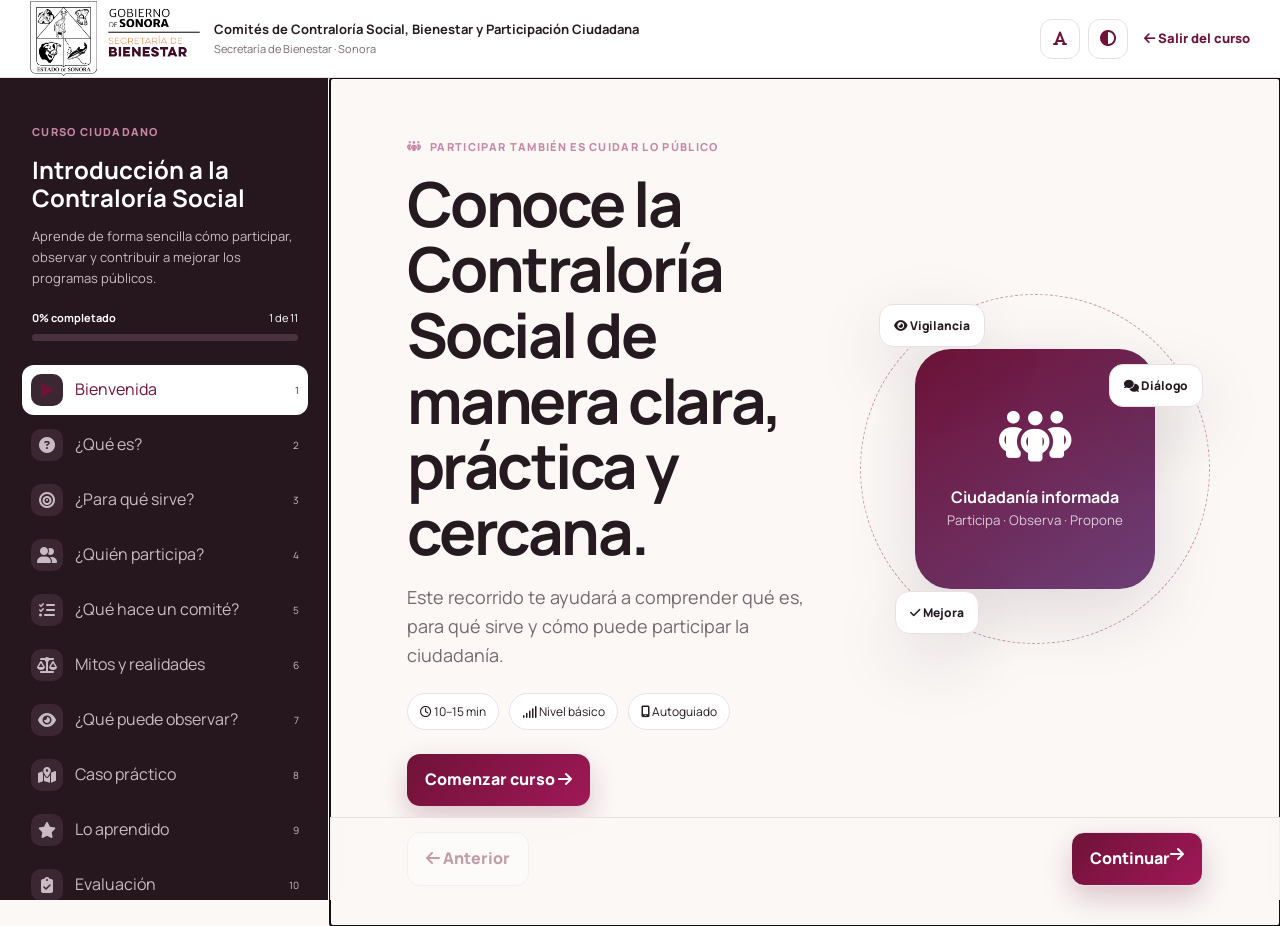
<file: curso-contraloria.html>
<!DOCTYPE html>
<html lang="es-MX">
<head>
  <meta charset="UTF-8">
  <meta name="viewport" content="width=device-width, initial-scale=1.0">
  <meta name="description" content="Curso interactivo ciudadano de introducción a la Contraloría Social.">
  <title>Curso: Introducción a la Contraloría Social | Bienestar Sonora</title>
  <link rel="preconnect" href="https://fonts.googleapis.com">
  <link rel="preconnect" href="https://fonts.gstatic.com" crossorigin>
  <link href="https://fonts.googleapis.com/css2?family=Manrope:wght@400;500;600;700;800&display=swap" rel="stylesheet">
  <link rel="stylesheet" href="https://cdnjs.cloudflare.com/ajax/libs/font-awesome/6.5.2/css/all.min.css">
  <link rel="stylesheet" href="curso.css">
</head>
<body>
  <a class="skip-link" href="#courseStage">Saltar al curso</a>
  <header class="course-header">
    <a class="course-brand" href="index.html#herramientas" aria-label="Volver a la plataforma">
      <img class="course-logo" src="assets/logo-bienestar.png" alt="Secretaría de Bienestar">
      <span><strong>Comités de Contraloría Social, Bienestar y Participación Ciudadana</strong><small>Secretaría de Bienestar · Sonora</small></span>
    </a>
    <div class="header-actions">
      <button class="icon-button" id="fontToggle" aria-label="Aumentar tamaño de texto"><i class="fa-solid fa-font"></i></button>
      <button class="icon-button" id="contrastToggle" aria-label="Activar alto contraste"><i class="fa-solid fa-circle-half-stroke"></i></button>
      <a class="exit-link" href="index.html#herramientas"><i class="fa-solid fa-arrow-left"></i> Salir del curso</a>
    </div>
  </header>

  <div class="course-shell">
    <aside class="course-sidebar" aria-label="Progreso del curso">
      <div class="sidebar-card">
        <span class="course-label">Curso ciudadano</span>
        <h1>Introducción a la Contraloría Social</h1>
        <p>Aprende de forma sencilla cómo participar, observar y contribuir a mejorar los programas públicos.</p>
        <div class="progress-wrap" aria-live="polite">
          <div class="progress-meta"><strong id="progressText">0% completado</strong><span id="screenCounter">1 de 11</span></div>
          <div class="progress-track"><span id="progressBar"></span></div>
        </div>
      </div>
      <nav class="course-nav" id="courseNav" aria-label="Temas del curso"></nav>
      <div class="sidebar-note"><i class="fa-regular fa-clock"></i><span><strong>Duración estimada</strong><small>10 a 15 minutos</small></span></div>
    </aside>

    <main class="course-main" id="courseStage" tabindex="-1">
      <section class="screen active" data-title="Bienvenida" data-icon="fa-play">
        <div class="welcome-grid">
          <div>
            <span class="eyebrow"><i class="fa-solid fa-people-group"></i> Participar también es cuidar lo público</span>
            <h2>Conoce la Contraloría Social de manera clara, práctica y cercana.</h2>
            <p class="lead">Este recorrido te ayudará a comprender qué es, para qué sirve y cómo puede participar la ciudadanía.</p>
            <div class="welcome-badges"><span><i class="fa-regular fa-clock"></i> 10–15 min</span><span><i class="fa-solid fa-signal"></i> Nivel básico</span><span><i class="fa-solid fa-mobile-screen"></i> Autoguiado</span></div>
            <button class="primary-action" data-next>Comenzar curso <i class="fa-solid fa-arrow-right"></i></button>
          </div>
          <div class="welcome-visual" aria-hidden="true">
            <div class="community-orbit"></div>
            <div class="people-card"><i class="fa-solid fa-people-group"></i><strong>Ciudadanía informada</strong><small>Participa · Observa · Propone</small></div>
            <span class="float-pill p-a"><i class="fa-solid fa-eye"></i> Vigilancia</span>
            <span class="float-pill p-b"><i class="fa-solid fa-comments"></i> Diálogo</span>
            <span class="float-pill p-c"><i class="fa-solid fa-check"></i> Mejora</span>
          </div>
        </div>
      </section>

      <section class="screen" data-title="¿Qué es?" data-icon="fa-circle-question">
        <span class="eyebrow">Tema 1</span><h2>¿Qué es la Contraloría Social?</h2>
        <div class="concept-card"><div class="concept-icon"><i class="fa-solid fa-handshake-angle"></i></div><p>Es la participación organizada de las personas beneficiarias y de la ciudadanía para <strong>dar seguimiento, observar y acompañar</strong> la correcta ejecución de los programas públicos.</p></div>
        <div class="flow-row">
          <article><i class="fa-solid fa-user-group"></i><strong>Ciudadanía</strong><small>Se informa y participa</small></article><i class="fa-solid fa-arrow-right flow-arrow"></i>
          <article><i class="fa-solid fa-people-roof"></i><strong>Comité</strong><small>Organiza la observación</small></article><i class="fa-solid fa-arrow-right flow-arrow"></i>
          <article><i class="fa-solid fa-building-columns"></i><strong>Gobierno</strong><small>Informa y da seguimiento</small></article>
        </div>
        <div class="callout"><i class="fa-solid fa-lightbulb"></i><p>No necesitas ser especialista. Lo más importante es recibir información clara, observar y comunicar lo que encuentres.</p></div>
      </section>

      <section class="screen" data-title="¿Para qué sirve?" data-icon="fa-bullseye">
        <span class="eyebrow">Tema 2</span><h2>¿Para qué sirve?</h2><p class="lead">Selecciona cada tarjeta para descubrir su propósito.</p>
        <div class="flip-grid">
          <button class="flip-card"><span><i class="fa-solid fa-magnifying-glass"></i><strong>Transparencia</strong><small>Toca para conocer más</small></span><span><strong>Transparencia</strong><p>Permite conocer cómo se aplican las acciones y recursos de un programa.</p></span></button>
          <button class="flip-card"><span><i class="fa-solid fa-users"></i><strong>Participación</strong><small>Toca para conocer más</small></span><span><strong>Participación</strong><p>Involucra a las personas beneficiarias en el seguimiento de lo público.</p></span></button>
          <button class="flip-card"><span><i class="fa-solid fa-eye"></i><strong>Vigilancia</strong><small>Toca para conocer más</small></span><span><strong>Vigilancia</strong><p>Ayuda a observar que las actividades se realicen conforme a lo informado.</p></span></button>
          <button class="flip-card"><span><i class="fa-solid fa-chart-line"></i><strong>Mejora</strong><small>Toca para conocer más</small></span><span><strong>Mejora</strong><p>Genera observaciones y propuestas útiles para fortalecer los programas.</p></span></button>
        </div>
      </section>

      <section class="screen" data-title="¿Quién participa?" data-icon="fa-user-group">
        <span class="eyebrow">Tema 3</span><h2>¿Quiénes participan?</h2><p class="lead">Haz clic en cada persona para conocer su papel.</p>
        <div class="role-layout">
          <div class="role-list">
            <button class="role-button active" data-role="beneficiarios"><i class="fa-solid fa-people-group"></i><span>Personas beneficiarias</span></button>
            <button class="role-button" data-role="comite"><i class="fa-solid fa-people-roof"></i><span>Comité</span></button>
            <button class="role-button" data-role="dependencia"><i class="fa-solid fa-building-columns"></i><span>Dependencia responsable</span></button>
            <button class="role-button" data-role="ciudadania"><i class="fa-solid fa-person-circle-question"></i><span>Ciudadanía</span></button>
          </div>
          <article class="role-detail" id="roleDetail"></article>
        </div>
      </section>

      <section class="screen" data-title="¿Qué hace un comité?" data-icon="fa-list-check">
        <span class="eyebrow">Tema 4</span><h2>¿Qué hace un Comité de Contraloría Social?</h2>
        <div class="timeline">
          <article><span>1</span><div><strong>Se integra</strong><p>Las personas beneficiarias acuerdan organizarse.</p></div></article>
          <article><span>2</span><div><strong>Recibe información</strong><p>Conoce objetivos, acciones y características del programa.</p></div></article>
          <article><span>3</span><div><strong>Da seguimiento</strong><p>Observa cómo se desarrollan las actividades.</p></div></article>
          <article><span>4</span><div><strong>Comunica</strong><p>Comparte observaciones, dudas o propuestas.</p></div></article>
          <article><span>5</span><div><strong>Contribuye a mejorar</strong><p>Ayuda a detectar oportunidades de atención.</p></div></article>
        </div>
      </section>

      <section class="screen" data-title="Mitos y realidades" data-icon="fa-scale-balanced">
        <span class="eyebrow">Actividad</span><h2>Mitos y realidades</h2><p class="lead">Decide si cada afirmación es verdadera o falsa.</p>
        <div class="myth-card" id="mythCard"><span class="activity-count" id="mythCount"></span><h3 id="mythStatement"></h3><div class="choice-row"><button data-myth-answer="true"><i class="fa-solid fa-check"></i> Verdadero</button><button data-myth-answer="false"><i class="fa-solid fa-xmark"></i> Falso</button></div><div class="feedback" id="mythFeedback" aria-live="polite"></div><button type="button" class="activity-next" id="nextMythButton" hidden>Siguiente pregunta <i class="fa-solid fa-arrow-right"></i></button></div>
      </section>

      <section class="screen" data-title="¿Qué puede observar?" data-icon="fa-eye">
        <span class="eyebrow">Actividad</span><h2>¿Qué puede observar un comité?</h2><p class="lead">Selecciona todas las opciones que correspondan.</p>
        <div class="check-activity" id="observationActivity">
          <label><input type="checkbox" data-correct="true"><span><i class="fa-solid fa-box-open"></i> Que los apoyos o acciones lleguen conforme a lo informado.</span></label>
          <label><input type="checkbox" data-correct="true"><span><i class="fa-solid fa-file-lines"></i> Que la información entregada sea clara.</span></label>
          <label><input type="checkbox" data-correct="false"><span><i class="fa-solid fa-gavel"></i> Imponer sanciones directamente.</span></label>
          <label><input type="checkbox" data-correct="true"><span><i class="fa-solid fa-calendar-check"></i> Que las actividades se realicen en las fechas previstas.</span></label>
          <label><input type="checkbox" data-correct="false"><span><i class="fa-solid fa-user-secret"></i> Investigar datos personales de otras personas.</span></label>
        </div>
        <button class="secondary-action" id="checkObservations">Revisar respuestas</button><div class="feedback" id="observationFeedback" aria-live="polite"></div>
      </section>

      <section class="screen" data-title="Caso práctico" data-icon="fa-map-location-dot">
        <span class="eyebrow">Caso práctico</span><h2>Una situación en tu comunidad</h2>
        <div class="case-card"><div class="case-story"><i class="fa-solid fa-basket-shopping"></i><p>Una comunidad recibe un programa de apoyo alimentario. El comité nota que algunas personas no comprenden la fecha ni el lugar de entrega.</p></div><h3>¿Qué debería hacer el comité?</h3><div class="case-options">
          <button data-case="wrong">Publicar nombres de beneficiarios en redes sociales.</button>
          <button data-case="right">Solicitar información clara y apoyar a comunicarla por medios adecuados.</button>
          <button data-case="wrong">Suspender por cuenta propia la entrega del programa.</button>
        </div><div class="feedback" id="caseFeedback" aria-live="polite"></div></div>
      </section>

      <section class="screen" data-title="Lo aprendido" data-icon="fa-star">
        <span class="eyebrow">Resumen</span><h2>Hasta aquí aprendiste que…</h2>
        <div class="summary-grid">
          <article><i class="fa-solid fa-handshake-angle"></i><strong>La Contraloría Social es participación organizada.</strong></article>
          <article><i class="fa-solid fa-eye"></i><strong>El comité observa, da seguimiento y comunica.</strong></article>
          <article><i class="fa-solid fa-circle-info"></i><strong>La información debe ser clara y accesible.</strong></article>
          <article><i class="fa-solid fa-arrow-trend-up"></i><strong>Las observaciones ciudadanas ayudan a mejorar.</strong></article>
        </div>
        <div class="callout success"><i class="fa-solid fa-circle-check"></i><p>La participación informada fortalece la confianza, la transparencia y el valor público.</p></div>
      </section>

      <section class="screen" data-title="Evaluación" data-icon="fa-clipboard-check">
        <span class="eyebrow">Evaluación final</span><h2>Comprueba lo aprendido</h2><p class="lead">Responde 10 preguntas. Necesitas al menos 80% para aprobar.</p>
        <div id="quizContainer"></div>
        <button class="primary-action" id="submitQuiz">Calificar evaluación</button>
        <div class="quiz-result" id="quizResult" aria-live="polite"></div><button type="button" class="activity-next" id="continueToCertificate" hidden>Continuar al reconocimiento <i class="fa-solid fa-arrow-right"></i></button>
      </section>

      <section class="screen" data-title="Constancia" data-icon="fa-award">
        <div class="certificate-intro"><span class="eyebrow">Cierre del curso</span><h2>Genera tu reconocimiento de participación</h2><p id="certificateEligibility">Para generarlo debes aprobar la evaluación con al menos 80%.</p><div class="certificate-status" id="certificateStatus" aria-live="polite"></div><label for="participantName">Nombre completo</label><input id="participantName" type="text" autocomplete="name" placeholder="Escribe tu nombre completo"><div class="certificate-actions"><button class="primary-action" id="generateCertificate"><i class="fa-solid fa-award"></i> Generar reconocimiento</button><button class="secondary-action" id="goToEvaluation" type="button"><i class="fa-solid fa-clipboard-check"></i> Ir a la evaluación</button></div></div>
        <article class="certificate" id="certificate" hidden>
          <div class="certificate-border"><img class="certificate-logo" src="assets/logo-bienestar.png" alt="Secretaría de Bienestar"><small>Secretaría de Bienestar · Estado de Sonora</small><h2>Reconocimiento de participación</h2><p>Se otorga a</p><h3 id="certificateName"></h3><p>por concluir satisfactoriamente el curso ciudadano</p><strong>Introducción a la Contraloría Social</strong><div class="certificate-meta"><span id="certificateDate"></span><span>Resultado: <b id="certificateScore"></b></span></div><p class="certificate-note">Reconocimiento generado por la Plataforma de Comités de Comités de Contraloría Social, Bienestar y Participación Ciudadana.</p></div>
          <div class="certificate-download-help"><i class="fa-solid fa-circle-info"></i><p>Al continuar se abrirá el cuadro de impresión del navegador en esta misma página. Selecciona <strong>Guardar como PDF</strong> para descargar tu reconocimiento.</p></div><button class="secondary-action print-button" id="printCertificate" type="button"><i class="fa-solid fa-file-pdf"></i> Descargar o imprimir reconocimiento</button>
        </article>
      </section>

      <footer class="course-controls">
        <button class="control-button" id="prevButton"><i class="fa-solid fa-arrow-left"></i> Anterior</button>
        <button class="control-button primary" id="nextButton">Continuar <i class="fa-solid fa-arrow-right"></i></button>
      </footer>
    </main>
  </div>
  <script src="curso.js"></script>
</body>
</html>
</file>
<file: curso.css>
:root{--wine:#6f1238;--magenta:#a01857;--purple:#6c3f77;--sand:#f3e7dc;--cream:#fbf8f6;--ink:#241a20;--muted:#756970;--line:#eadfe4;--white:#fff;--success:#27745c;--danger:#a72a4c;--shadow:0 24px 70px rgba(55,24,39,.13)}*{box-sizing:border-box}html{scroll-behavior:smooth}body{margin:0;font-family:Manrope,sans-serif;background:var(--cream);color:var(--ink);line-height:1.6}button,input{font:inherit}.skip-link{position:fixed;left:10px;top:-60px;z-index:1000;background:#fff;padding:10px 14px;border-radius:8px}.skip-link:focus{top:10px}.course-header{height:78px;background:#fff;border-bottom:1px solid var(--line);display:flex;align-items:center;justify-content:space-between;padding:0 30px;position:sticky;top:0;z-index:50}.course-brand{display:flex;gap:12px;align-items:center;color:inherit;text-decoration:none}.course-brand span:last-child{display:flex;flex-direction:column}.course-brand strong{font-size:13px}.course-brand small{font-size:11px;color:var(--muted)}.brand-mark{width:42px;height:42px;border-radius:14px;background:linear-gradient(135deg,var(--wine),var(--magenta));color:#fff;display:grid;place-items:center;font-weight:800}.header-actions{display:flex;align-items:center;gap:8px}.icon-button{width:40px;height:40px;border:1px solid var(--line);border-radius:12px;background:#fff;color:var(--wine);cursor:pointer}.exit-link{color:var(--wine);text-decoration:none;font-weight:800;font-size:13px;margin-left:8px}.course-shell{display:grid;grid-template-columns:330px minmax(0,1fr);min-height:calc(100vh - 78px)}.course-sidebar{background:#26171f;color:#fff;padding:28px 22px;position:sticky;top:78px;height:calc(100vh - 78px);overflow:auto}.sidebar-card{padding:12px 10px 24px}.course-label,.eyebrow{display:inline-flex;align-items:center;gap:8px;font-size:11px;text-transform:uppercase;letter-spacing:.12em;font-weight:800;color:#c987a8}.sidebar-card h1{font-size:24px;line-height:1.2;margin:12px 0}.sidebar-card p{font-size:13px;color:#c9bbc2}.progress-meta{display:flex;justify-content:space-between;font-size:11px;margin:20px 0 8px}.progress-track{height:7px;background:#49323e;border-radius:99px;overflow:hidden}.progress-track span{display:block;width:0;height:100%;background:linear-gradient(90deg,#dba3bd,#fff);transition:.35s}.course-nav{display:grid;gap:5px}.course-nav button{display:grid;grid-template-columns:34px 1fr auto;align-items:center;gap:10px;width:100%;border:0;background:transparent;color:#c9bbc2;text-align:left;border-radius:12px;padding:9px;cursor:pointer}.course-nav button i:first-child{width:32px;height:32px;border-radius:10px;background:#3b2732;display:grid;place-items:center}.course-nav button small{font-size:10px}.course-nav button.active{background:#fff;color:var(--wine)}.course-nav button.done i:first-child{background:var(--success);color:#fff}.sidebar-note{margin:20px 9px 0;padding:15px;border:1px solid #49323e;border-radius:14px;display:flex;gap:10px;align-items:center}.sidebar-note strong,.sidebar-note small{display:block}.sidebar-note small{color:#b9aab2}.course-main{position:relative;padding:54px clamp(24px,6vw,88px) 120px;max-width:1250px;width:100%;margin:auto}.screen{display:none;animation:screenIn .45s ease}.screen.active{display:block}.screen h2{font-size:clamp(34px,5vw,62px);line-height:1.06;letter-spacing:-.04em;max-width:900px;margin:13px 0 18px}.lead{font-size:18px;color:var(--muted);max-width:760px}.welcome-grid{display:grid;grid-template-columns:1.1fr .9fr;gap:50px;align-items:center;min-height:600px}.welcome-badges{display:flex;gap:10px;flex-wrap:wrap;margin:24px 0}.welcome-badges span{background:#fff;border:1px solid var(--line);border-radius:99px;padding:8px 12px;font-size:12px}.primary-action,.secondary-action,.control-button{border:0;border-radius:13px;padding:13px 18px;font-weight:800;cursor:pointer}.primary-action,.control-button.primary{background:linear-gradient(135deg,var(--wine),var(--magenta));color:#fff;box-shadow:0 12px 28px rgba(111,18,56,.22)}.secondary-action,.control-button{background:#fff;color:var(--wine);border:1px solid var(--line)}.welcome-visual{min-height:440px;position:relative;display:grid;place-items:center}.community-orbit{width:350px;height:350px;border:1px dashed #c89bad;border-radius:50%;position:absolute}.community-orbit:after{content:"";position:absolute;inset:48px;border-radius:50%;background:radial-gradient(circle,#f4dce7,#fff)}.people-card{z-index:2;width:240px;height:240px;border-radius:36px;background:linear-gradient(145deg,var(--wine),var(--purple));color:#fff;display:flex;flex-direction:column;align-items:center;justify-content:center;box-shadow:var(--shadow);text-align:center}.people-card i{font-size:58px;margin-bottom:20px}.people-card small{opacity:.75}.float-pill{position:absolute;z-index:3;background:#fff;border:1px solid var(--line);border-radius:14px;padding:11px 14px;font-size:12px;font-weight:800;box-shadow:var(--shadow)}.p-a{top:55px;left:12px}.p-b{top:115px;right:0}.p-c{bottom:55px;left:28px}.concept-card{background:linear-gradient(135deg,#fff,#f9eef3);border:1px solid var(--line);border-radius:28px;padding:34px;display:grid;grid-template-columns:80px 1fr;gap:24px;align-items:center}.concept-card p{font-size:22px;margin:0}.concept-icon{width:70px;height:70px;border-radius:22px;background:var(--wine);color:#fff;display:grid;place-items:center;font-size:28px}.flow-row{display:grid;grid-template-columns:1fr auto 1fr auto 1fr;gap:16px;align-items:center;margin:32px 0}.flow-row article{text-align:center;background:#fff;border:1px solid var(--line);border-radius:20px;padding:24px}.flow-row article i{font-size:28px;color:var(--magenta)}.flow-row strong,.flow-row small{display:block}.flow-row small{color:var(--muted)}.flow-arrow{color:#b898a6}.callout{display:flex;gap:14px;background:var(--sand);border-radius:18px;padding:18px 20px;margin-top:28px}.callout i{color:var(--wine);margin-top:4px}.callout p{margin:0}.callout.success{background:#e4f2ec}.flip-grid{display:grid;grid-template-columns:repeat(2,1fr);gap:16px;margin-top:30px}.flip-card{min-height:210px;border:0;background:transparent;perspective:1000px;position:relative;cursor:pointer}.flip-card>span{position:absolute;inset:0;border-radius:24px;padding:28px;backface-visibility:hidden;transition:.5s;display:flex;flex-direction:column;justify-content:center;align-items:center;text-align:center;border:1px solid var(--line)}.flip-card>span:first-child{background:#fff}.flip-card>span:last-child{background:linear-gradient(145deg,var(--wine),var(--magenta));color:#fff;transform:rotateY(180deg)}.flip-card.flipped>span:first-child{transform:rotateY(180deg)}.flip-card.flipped>span:last-child{transform:rotateY(360deg)}.flip-card i{font-size:34px;color:var(--magenta);margin-bottom:18px}.flip-card small{color:var(--muted);margin-top:8px}.role-layout{display:grid;grid-template-columns:300px 1fr;gap:22px;margin-top:30px}.role-list{display:grid;gap:10px}.role-button{border:1px solid var(--line);background:#fff;border-radius:16px;padding:15px;display:flex;gap:12px;align-items:center;text-align:left;cursor:pointer}.role-button i{width:38px;height:38px;border-radius:12px;background:var(--sand);color:var(--wine);display:grid;place-items:center}.role-button.active{background:var(--wine);color:#fff}.role-button.active i{background:#fff;color:var(--wine)}.role-detail{background:#fff;border:1px solid var(--line);border-radius:24px;padding:36px;min-height:300px}.role-detail i{font-size:42px;color:var(--magenta)}.role-detail h3{font-size:30px;margin:18px 0 10px}.timeline{display:grid;gap:12px;margin-top:30px}.timeline article{display:grid;grid-template-columns:55px 1fr;gap:18px;align-items:center;background:#fff;border:1px solid var(--line);border-radius:18px;padding:18px}.timeline span{width:46px;height:46px;border-radius:15px;background:var(--sand);color:var(--wine);display:grid;place-items:center;font-weight:800}.timeline p{margin:3px 0;color:var(--muted)}.myth-card,.case-card{background:#fff;border:1px solid var(--line);border-radius:28px;padding:34px;margin-top:28px;box-shadow:var(--shadow)}.activity-count{font-size:11px;font-weight:800;color:var(--magenta)}.myth-card h3{font-size:30px;max-width:700px}.choice-row,.case-options{display:grid;grid-template-columns:1fr 1fr;gap:12px}.choice-row button,.case-options button{border:1px solid var(--line);background:var(--cream);border-radius:15px;padding:16px;font-weight:800;cursor:pointer}.feedback{display:none;margin-top:16px;border-radius:14px;padding:14px}.feedback.show{display:block}.feedback.correct{background:#e2f2ec;color:#175b46}.feedback.wrong{background:#f8e5eb;color:#852441}.check-activity{display:grid;gap:11px;margin:25px 0}.check-activity label{cursor:pointer}.check-activity input{position:absolute;opacity:0}.check-activity span{display:flex;gap:14px;align-items:center;background:#fff;border:1px solid var(--line);border-radius:16px;padding:16px}.check-activity input:checked+span{border-color:var(--magenta);background:#f9edf3}.check-activity i{width:36px;height:36px;border-radius:10px;background:var(--sand);color:var(--wine);display:grid;place-items:center}.case-story{display:flex;gap:18px;background:var(--sand);border-radius:18px;padding:18px}.case-story i{font-size:30px;color:var(--wine)}.case-story p{margin:0}.case-options{grid-template-columns:1fr;margin-top:16px}.summary-grid{display:grid;grid-template-columns:repeat(2,1fr);gap:14px;margin-top:30px}.summary-grid article{background:#fff;border:1px solid var(--line);border-radius:18px;padding:22px;display:flex;gap:16px;align-items:center}.summary-grid i{font-size:24px;color:var(--magenta)}.quiz-question{background:#fff;border:1px solid var(--line);border-radius:20px;padding:22px;margin:14px 0}.quiz-question h3{font-size:17px}.quiz-question label{display:block;margin:9px 0;padding:11px;border-radius:10px;cursor:pointer}.quiz-question label:hover{background:var(--cream)}.quiz-result{display:none;margin-top:20px;border-radius:18px;padding:22px}.quiz-result.show{display:block}.certificate-intro{max-width:620px}.certificate-intro label{display:block;font-weight:800;margin:24px 0 7px}.certificate-intro input{width:100%;padding:14px;border:1px solid var(--line);border-radius:13px;margin-bottom:13px}.certificate{margin-top:30px}.certificate-border{background:#fff;border:12px double var(--wine);padding:48px;text-align:center;box-shadow:var(--shadow)}.certificate-mark{width:62px;height:62px;border-radius:18px;background:linear-gradient(135deg,var(--wine),var(--magenta));color:#fff;display:grid;place-items:center;margin:0 auto 14px;font-weight:800}.certificate-border h2{font-size:42px;margin:20px auto}.certificate-border h3{font-size:35px;color:var(--wine);border-bottom:1px solid var(--line);padding-bottom:14px}.certificate-meta{display:flex;justify-content:space-between;margin-top:40px;font-size:12px}.certificate-note{font-size:10px;color:var(--muted)}.print-button{margin-top:18px}.course-controls{position:fixed;bottom:0;right:0;left:330px;background:rgba(251,248,246,.92);backdrop-filter:blur(12px);border-top:1px solid var(--line);padding:14px clamp(24px,6vw,88px);display:flex;justify-content:space-between;z-index:40}.control-button:disabled{opacity:.4;cursor:not-allowed}.large-text{font-size:118%}.high-contrast{--cream:#fff;--ink:#000;--muted:#262626;--line:#000;--wine:#40001d;--magenta:#700033}.high-contrast .course-sidebar{background:#000}.high-contrast .primary-action,.high-contrast .control-button.primary{background:#000}@keyframes screenIn{from{opacity:0;transform:translateY(10px)}to{opacity:1;transform:none}}@media(max-width:980px){.course-shell{grid-template-columns:1fr}.course-sidebar{position:relative;top:0;height:auto;padding:20px}.course-nav{display:flex;overflow:auto}.course-nav button{min-width:175px}.sidebar-note{display:none}.course-controls{left:0}.welcome-grid,.role-layout{grid-template-columns:1fr}.welcome-visual{order:-1;min-height:350px;transform:scale(.82);margin:-35px 0}.flow-row{grid-template-columns:1fr}.flow-arrow{transform:rotate(90deg);justify-self:center}}@media(max-width:680px){.course-header{padding:0 14px}.course-brand strong{font-size:11px}.course-brand small,.icon-button{display:none}.exit-link{font-size:0}.exit-link i{font-size:18px}.course-main{padding:38px 18px 110px}.screen h2{font-size:39px}.flip-grid,.summary-grid,.choice-row{grid-template-columns:1fr}.concept-card{grid-template-columns:1fr}.concept-card p{font-size:18px}.certificate-border{padding:26px 16px;border-width:7px}.certificate-border h2{font-size:30px}.certificate-border h3{font-size:25px}.certificate-meta{flex-direction:column;gap:8px}.course-controls{padding:11px 14px}.control-button{padding:11px 13px}}@media print{body *{visibility:hidden}.certificate,.certificate *{visibility:visible}.certificate{position:absolute;left:0;top:0;width:100%;margin:0}.print-button{display:none}.certificate-border{box-shadow:none}}

/* Correcciones de finalización y constancia */
.certificate-status{display:flex;gap:12px;align-items:flex-start;margin:18px 0 4px;padding:15px 17px;border-radius:15px;border:1px solid var(--line)}
.certificate-status i{margin-top:3px}.certificate-status span,.certificate-status strong{display:block}
.certificate-status.eligible{background:#e4f2ec;color:#175b46;border-color:#b7dece}
.certificate-status.locked{background:#f8e5eb;color:#852441;border-color:#ecc5d1}
.certificate-actions{display:flex;gap:10px;align-items:center;flex-wrap:wrap}
#generateCertificate:disabled{opacity:.5;cursor:not-allowed;box-shadow:none}
[hidden]{display:none!important}
@media(max-width:680px){.certificate-actions{align-items:stretch}.certificate-actions button{width:100%;justify-content:center}}


/* Navegación pausada y accesible en actividades */
.activity-next{
  margin-top:18px;
  min-height:52px;
  padding:12px 20px;
  border:0;
  border-radius:14px;
  background:var(--wine, #7b1238);
  color:#fff;
  font:inherit;
  font-weight:750;
  display:inline-flex;
  align-items:center;
  justify-content:center;
  gap:10px;
  cursor:pointer;
  box-shadow:0 10px 24px rgba(92, 13, 45, .16);
}
.activity-next[hidden]{display:none !important;}
.activity-next:hover{transform:translateY(-1px);}
.activity-next:focus-visible{outline:4px solid rgba(123,18,56,.24);outline-offset:3px;}
.choice-row button:disabled{cursor:default;opacity:.72;}
.choice-row button.selected{box-shadow:0 0 0 3px rgba(123,18,56,.16);}
@media (max-width:640px){.activity-next{width:100%;font-size:1rem;}}


/* Reconocimiento: generación sin ventanas emergentes */
.certificate-download-help{display:flex;gap:12px;align-items:flex-start;max-width:760px;margin:18px 0 0;padding:14px 16px;border:1px solid var(--line);border-radius:14px;background:#fff;color:var(--muted)}
.certificate-download-help i{color:var(--wine);margin-top:4px}.certificate-download-help p{margin:0;font-size:13px}

@page{size:A4 landscape;margin:0}
@media print{
  html,body{width:297mm;height:210mm;margin:0!important;padding:0!important;background:#fff!important;overflow:hidden!important;-webkit-print-color-adjust:exact;print-color-adjust:exact}
  body *{visibility:hidden!important}
  #certificate,#certificate *{visibility:visible!important}
  #certificate{display:block!important;position:fixed!important;inset:0!important;width:297mm!important;height:210mm!important;margin:0!important;padding:12mm!important;background:#fff!important}
  #certificate .certificate-border{width:273mm!important;height:186mm!important;margin:0!important;padding:12mm 18mm!important;border:4mm double var(--wine)!important;box-shadow:none!important;display:flex!important;flex-direction:column!important;align-items:center!important;justify-content:center!important;overflow:hidden!important;break-inside:avoid!important;page-break-inside:avoid!important}
  #certificate .certificate-mark{width:17mm!important;height:17mm!important;border-radius:5mm!important;margin:0 auto 5mm!important;font-size:5mm!important;flex:0 0 auto!important}
  #certificate .certificate-border>small{font-size:4mm!important;margin-bottom:4mm!important}
  #certificate .certificate-border h2{font-size:12mm!important;line-height:1.05!important;margin:0 0 6mm!important;letter-spacing:-.4mm!important}
  #certificate .certificate-border>p:not(.certificate-note){font-size:5mm!important;margin:0 0 2mm!important}
  #certificate .certificate-border h3{font-size:9mm!important;line-height:1.1!important;margin:5mm 0!important;padding:0 8mm 4mm!important;max-width:235mm!important;word-break:break-word!important}
  #certificate .certificate-border>strong{font-size:6mm!important;margin-top:1mm!important}
  #certificate .certificate-meta{width:100%!important;display:flex!important;flex-direction:row!important;justify-content:space-between!important;margin-top:9mm!important;font-size:4mm!important}
  #certificate .certificate-note{font-size:3.1mm!important;margin-top:4mm!important}
  #certificate .print-button,#certificate .certificate-download-help{display:none!important}
}

/* Identidad institucional */
.course-logo{width:170px;height:auto;display:block}.course-brand{gap:14px}.certificate-logo{width:190px;height:auto;display:block;margin:0 auto 14px}.certificate-mark{display:none!important}
@media(max-width:680px){.course-logo{width:145px}.course-brand span:last-child{display:none}.certificate-logo{width:160px}}
@media print{#certificate .certificate-logo{width:50mm!important;height:auto!important;margin:0 auto 5mm!important}}
</file>
